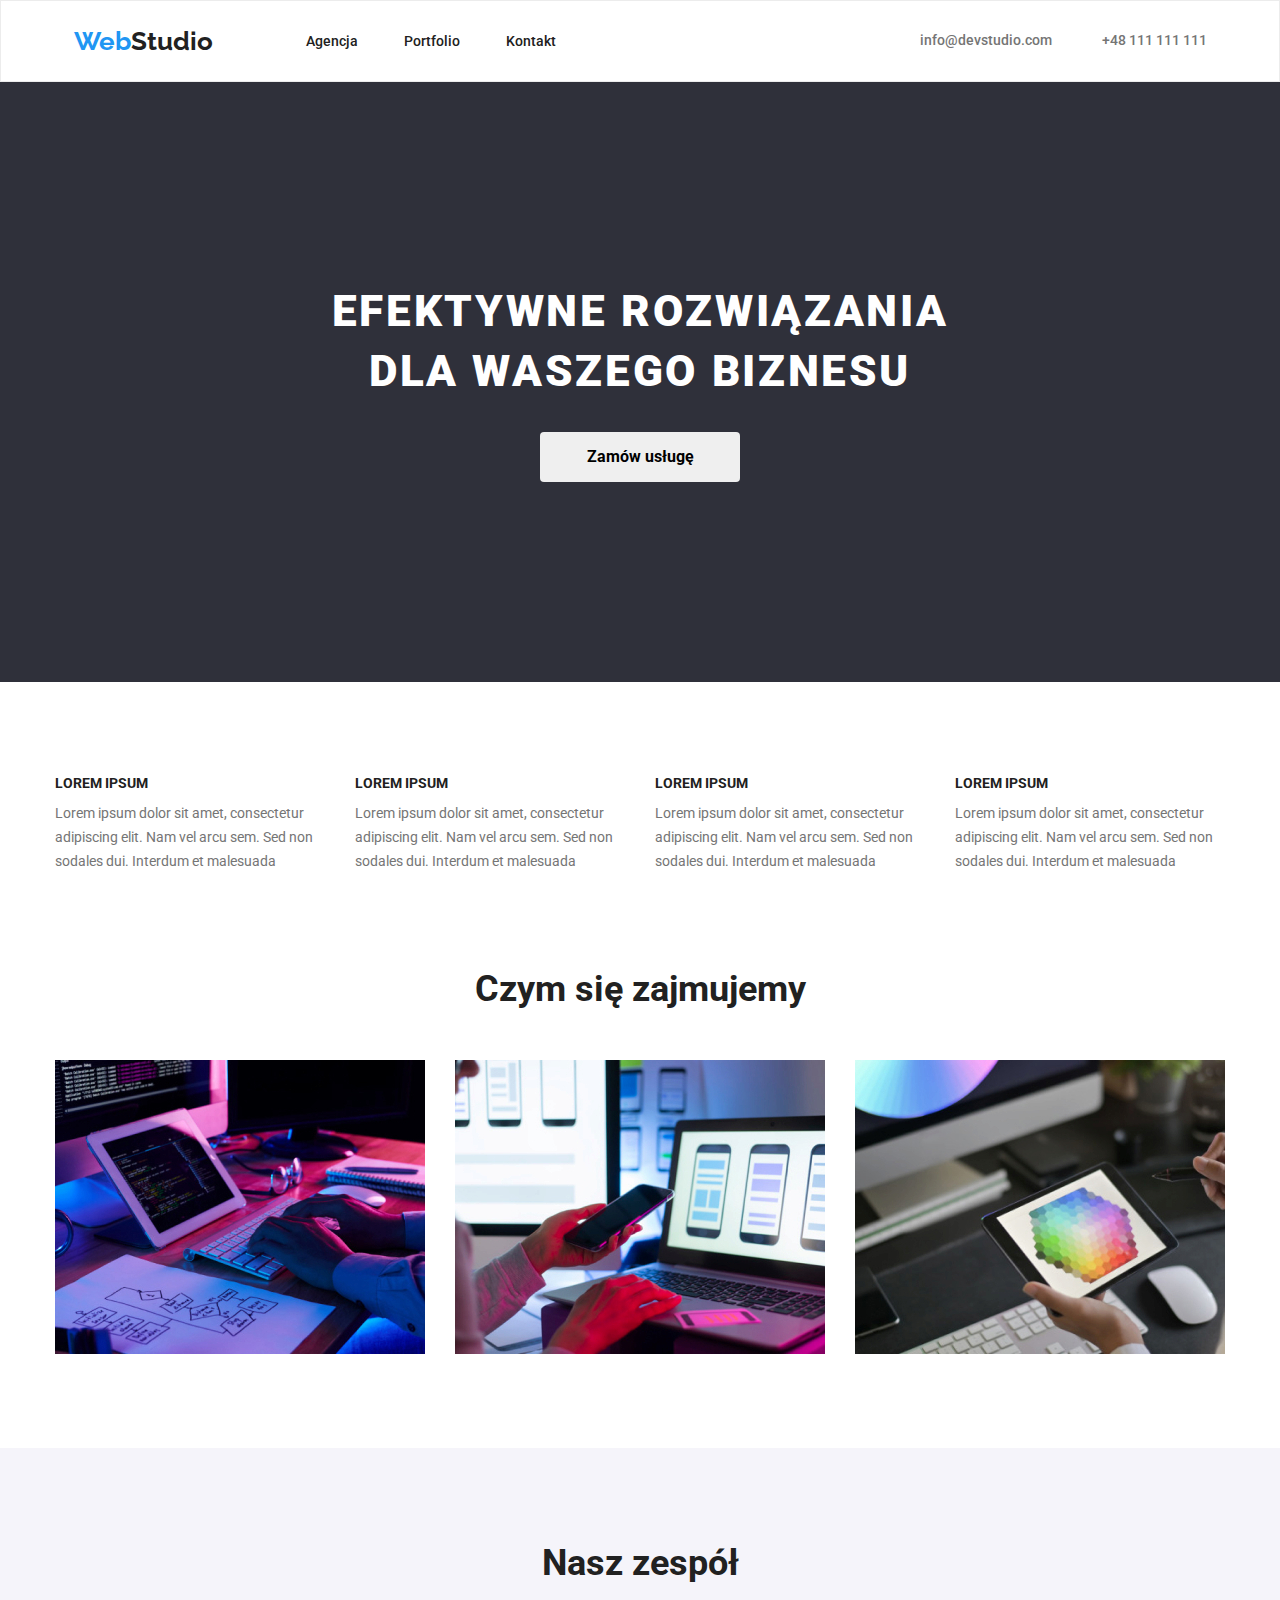
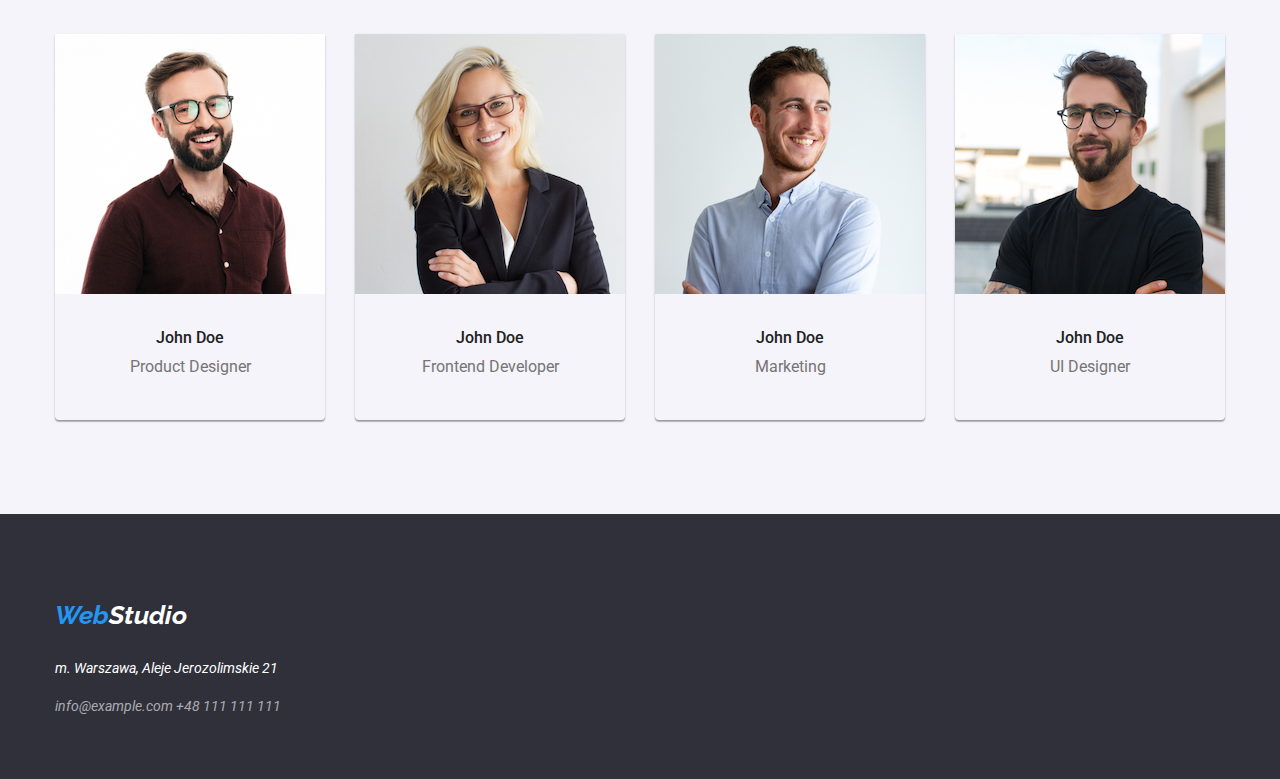
<file: index.html>
<!DOCTYPE html>
<html lang="en">
  <head>
    <meta charset="UTF-8" />
    <meta http-equiv="X-UA-Compatible" content="IE=edge" />
    <meta name="viewport" content="width=device-width, initial-scale=1.0" />
    <link rel="stylesheet" href="css/modern-normalize.css">
    <link rel="stylesheet" href="css/styles.css">
    <link rel="preconnect" href="https://fonts.googleapis.com">
    <link rel="preconnect" href="https://fonts.gstatic.com" crossorigin>
    <link href="https://fonts.googleapis.com/css2?family=Raleway:wght@700&family=Roboto:wght@400;500;700;900&display=swap" rel="stylesheet">
    <title>Main page</title>
  </head>
  <body class="body">
    <!--HEADER-->
    <header class="container container-navigation">
      <div class="menu">
          <nav class="navigation">
            <p class="web-studio"><span class="web">Web</span>Studio</p>
            <ul class="menu-nav">
              <li><a class="link" href="agencja.html">Agencja</a></li>
              <li><a class="link" href="portfolio.html">Portfolio</a></li>
              <li><a class="link" href="kontakt.html">Kontakt</a></li>
            </ul>
          </nav>
          <a class="link-nav link-nav-marg1" href="mailto:info@devstudio.com">info@devstudio.com</a>
          <a class="link-nav link-nav-marg2" href="tel:+48111111111">+48 111 111 111</a>
        </div>
      </header>
    <!--MAIN-->
    <main>
      <!--SEKCJA LOGO-->
      <section class="container logo">
        <!-- <div class="logo"> -->
          <h1 class="header1">EFEKTYWNE ROZWIĄZANIA DLA WASZEGO BIZNESU</h1>
          <button class="button" type="button">Zamów usługę</button>
        <!-- </div> -->
      </section>
      <!--SEKCJA NASZE ATUTY-->
      <section class="container">
        <div class="lorem-container">
            <div class="lorem-box">
              <p class="lorem-bold">LOREM IPSUM</p>
              <p class="lorem">
                Lorem ipsum dolor sit amet, consectetur adipiscing elit. Nam vel
                arcu sem. Sed non sodales dui. Interdum et malesuada
              </p>
            </div>
            <div class="lorem-box">
              <p class="lorem-bold">LOREM IPSUM</p>
              <p class="lorem">
                Lorem ipsum dolor sit amet, consectetur adipiscing elit. Nam vel
                arcu sem. Sed non sodales dui. Interdum et malesuada
              </p>
            </div>
            <div class="lorem-box">
              <p class="lorem-bold">LOREM IPSUM</p>
              <p class="lorem">
                Lorem ipsum dolor sit amet, consectetur adipiscing elit. Nam vel
                arcu sem. Sed non sodales dui. Interdum et malesuada
              </p>
            </div>
            <div class="lorem-box">
              <p class="lorem-bold">LOREM IPSUM</p>
              <p class="lorem">
                Lorem ipsum dolor sit amet, consectetur adipiscing elit. Nam vel
                arcu sem. Sed non sodales dui. Interdum et malesuada
              </p>
          </div>
        </div>
      </section>
      <!--SEKCJA CZYM SIĘ ZAJMUJEMY-->
      <section class="container">
        <div class="what-we-do">
          <h2 class="header2">Czym się zajmujemy</h2>
          <div class="what-we-do-container">
            <img class="what-we-do-picture"
              src="images/img1.jpg"
              alt="close up image programer working his desk office"
              width="370"
              height="294"
            />
            <img class="what-we-do-picture"
              src="images/img2.jpg"
              alt="web ui designers are developing application smartphones team creators is working interface mobile phones"
              width="370"
              height="294"
            />
            <img class="what-we-do-picture"
              src="images/img3.jpg"
              alt="creative artist web design with working colour selection graphic tablet"
              width="370"
              height="294"
            />
          </div>
        </div>
      </section>
      <!--SEKCJA NASZ ZESPÓŁ-->
      <section class="container">
        <div class="our-team">
            <h2 class="header2">Nasz zespół</h2>
            <div class="team">
                <figure class="team-card">
                  <img class="picture"
                    src="images/photo1.jpg"
                    alt="John Doe, Product Designer"
                    width="270"
                    height="260"
                  />
                  <figcaption>
                    <div class="person">
                      John Doe
                    </div>
                    <div class="person-role">
                      Product Designer
                    </div>
                  </figcaption>
                </figure>
                <figure class="team-card">
                  <img
                    src="images/photo2.jpg"
                    alt="John Doe, Frontend Developer"
                    width="270"
                    height="260"
                  />
                  <figcaption>
                    <div class="person">
                      John Doe
                    </div>
                    <div class="person-role">
                      Frontend Developer
                    </div>
                  </figcaption>
                </figure>
                <figure class="team-card">
                  <img
                    src="images/photo3.jpg"
                    alt="John Doe, Marketing"
                    width="270"
                    height="260"
                  />
                  <figcaption>
                    <div class="person">
                      John Doe
                    </div>
                    <div class="person-role">
                      Marketing
                    </div>
                  </figcaption>
                </figure>
                <figure class="team-card">
                  <img
                    src="images/photo4.jpg"
                    alt="John Doe, UI Designer"
                    width="270"
                    height="260"
                  />
                  <figcaption>
                    <div class="person">
                      John Doe
                    </div>
                    <div class="person-role">
                      UI Designer
                    </div>
                  </figcaption>
                </figure>
            </div>
        </div>
      </section>
    </main>
    <!--FOOTER-->
    <footer class="container">
      <div class="footer">
        <address>
          <p class="web-studio-footer"><span class="web">Web</span>Studio</p>
          <p class="adress">m. Warszawa, Aleje Jerozolimskie 21</p>
          <a class="footer-link" href="mailto:info@example.com">info@example.com</a>
          <a class="footer-link" href="tel:+48111111111">+48 111 111 111</a>
        </address>
      </div>
    </footer>
  </body>
</html>
</file>
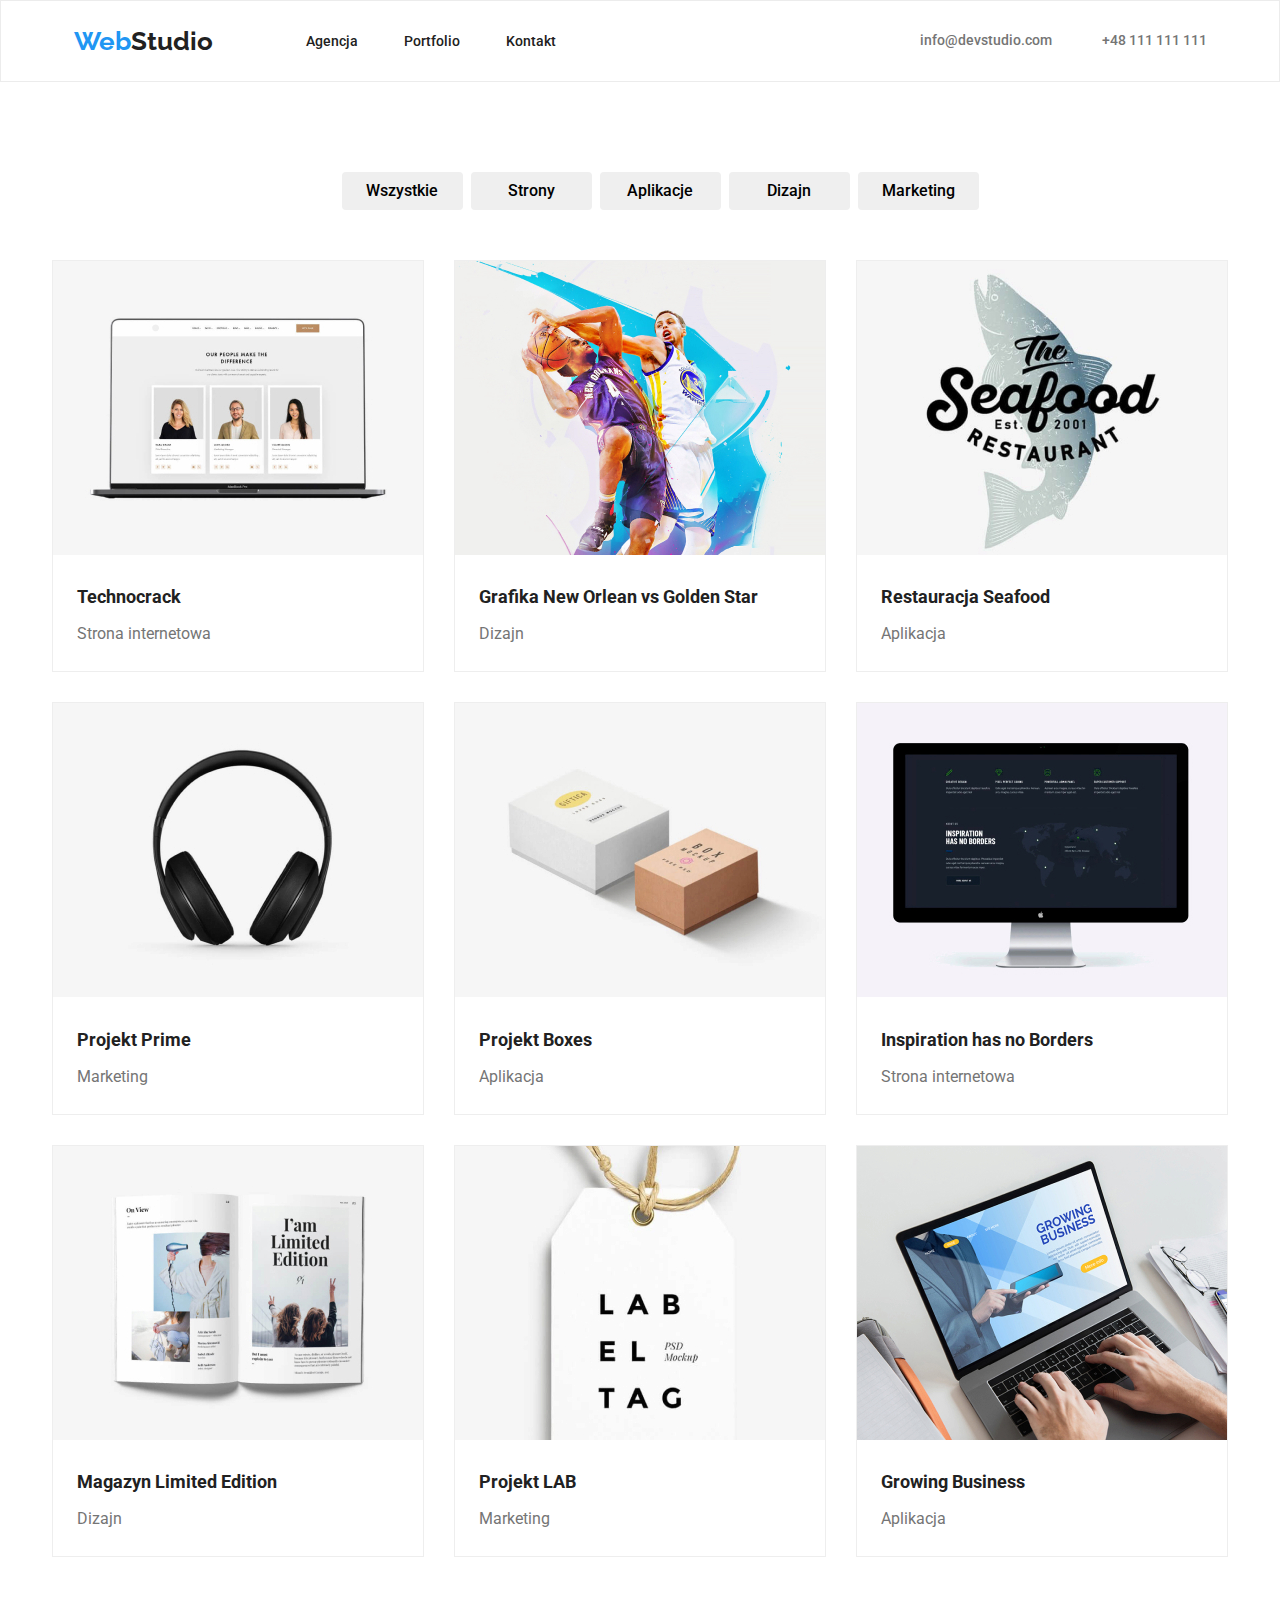
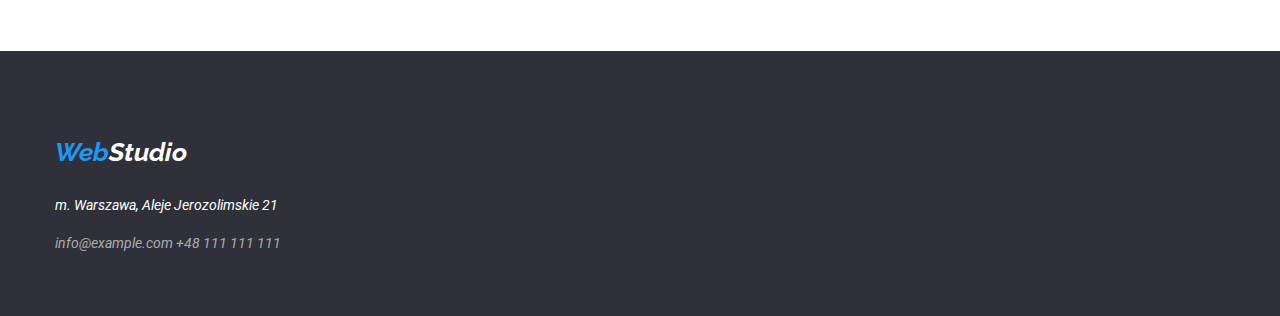
<file: portfolio.html>
<!DOCTYPE html>
<html lang="en">
<head>
    <meta charset="UTF-8">
    <meta http-equiv="X-UA-Compatible" content="IE=edge">
    <meta name="viewport" content="width=device-width, initial-scale=1.0">
    <link rel="stylesheet" href="css/modern-normalize.css">
    <link rel="stylesheet" href="css/styles.css">
    <link rel="preconnect" href="https://fonts.googleapis.com">
    <link rel="preconnect" href="https://fonts.gstatic.com" crossorigin>
    <link href="https://fonts.googleapis.com/css2?family=Raleway:wght@700&family=Roboto:wght@400;500;700;900&display=swap" rel="stylesheet">
    <title>Portfolio</title>
</head>
<body class="body">
    <!--HEADER-->
    <header class="container container-navigation">
      <div class="menu">
          <nav class="navigation">
            <p class="web-studio"><span class="web">Web</span>Studio</p>
            <ul class="menu-nav">
              <li><a class="link" href="agencja.html">Agencja</a></li>
              <li><a class="link" href="portfolio.html">Portfolio</a></li>
              <li><a class="link" href="kontakt.html">Kontakt</a></li>
            </ul>
          </nav>
          <a class="link-nav link-nav-marg1" href="mailto:info@devstudio.com">info@devstudio.com</a>
          <a class="link-nav link-nav-marg2" href="tel:+48111111111">+48 111 111 111</a>
        </div>
      </header>
    <!--MAIN-->
    <main class="container">
        <ul class="filters">
          <li><button class="button-portfolio" type="button">Wszystkie</button></li>
          <li><button class="button-portfolio" type="button">Strony</button></li>
          <li><button class="button-portfolio" type="button">Aplikacje</button></li>
          <li><button class="button-portfolio" type="button">Dizajn</button></li>
          <li><button class="button-portfolio" type="button">Marketing</button></li>
        </ul>
      <div class="portfolio-products">
          <figure class="portfolio-figure">
              <img
                src="images/portfolio1.jpg"
                alt="our people make the difference banner"
                width=370
                height=294>
              <figcaption class="portfolio-item">
                Technocrack <br>
                <span class="portfolio-item-description">Strona internetowa</span>
              </figcaption>
          </figure>
          <figure class="portfolio-figure">
              <img
                src="images/portfolio2.jpg"
                alt="volleyball banner"
                width=370
                height=294>
              <figcaption class="portfolio-item">
                Grafika New Orlean vs Golden Star <br>
                <span class="portfolio-item-description">Dizajn</span>
              </figcaption>
          </figure>
          <figure class="portfolio-figure">
              <img
                src="images/portfolio3.jpg"
                alt="the seafood restaurant banner"
                width=370
                height=294>
              <figcaption class="portfolio-item">
                Restauracja Seafood <br>
                <span class="portfolio-item-description">Aplikacja</span>
              </figcaption>
          </figure>
          <figure class="portfolio-figure">
              <img
                src="images/portfolio4.jpg"
                alt="earphones banner"
                width=370
                height=294>
              <figcaption class="portfolio-item">
                Projekt Prime <br>
                <span class="portfolio-item-description">Marketing</span>
              </figcaption>
          </figure>
          <figure class="portfolio-figure">
              <img
                src="images/portfolio5.jpg"
                alt="boxes banner"
                width=370
                height=294>
              <figcaption class="portfolio-item">
                Projekt Boxes <br>
                <span class="portfolio-item-description">Aplikacja</span>
              </figcaption>
          </figure>
          <figure class="portfolio-figure">
              <img
                src="images/portfolio6.jpg"
                alt="mac screen banner"
                width=370
                height=294>
              <figcaption class="portfolio-item">
                Inspiration has no Borders <br>
                <span class="portfolio-item-description">Strona internetowa</span>
              </figcaption>
          </figure>
          <figure class="portfolio-figure">
              <img
                src="images/portfolio7.jpg"
                alt="magazine banner"
                width=370
                height=294>
              <figcaption class="portfolio-item">
                Magazyn Limited Edition <br>
                <span class="portfolio-item-description">Dizajn</span>
              </figcaption>
          </figure>
          <figure class="portfolio-figure">
              <img
                src="images/portfolio8.jpg"
                alt="label tag banner"
                width=370
                height=294>
              <figcaption class="portfolio-item">
                Projekt LAB <br>
                <span class="portfolio-item-description">Marketing</span>
              </figcaption>
          </figure>
          <figure class="portfolio-figure">
              <img
                src="images/portfolio9.jpg"
                alt="netbook banner"
                width=370
                height=294>
              <figcaption class="portfolio-item">
                Growing Business <br>
                <span class="portfolio-item-description">Aplikacja</span>
              </figcaption>
          </figure>
      </div>
    </main>
    <!--FOOTER-->
    <footer class="container">
      <div class="footer">
        <address>
          <p class="web-studio-footer"><span class="web">Web</span>Studio</p>
          <p class="adress">m. Warszawa, Aleje Jerozolimskie 21</p>
          <a class="footer-link" href="mailto:info@example.com">info@example.com</a>
          <a class="footer-link" href="tel:+48111111111">+48 111 111 111</a>
        </address>
      </div>
    </footer>
</body>
</html>
</file>
<file: css/styles.css>
ul {
    list-style-type: none;
}

/*Deklaracja zmiennych*/
:root {
    --dark1: #212121;
    --dark2: #2F303A;
    --grey:  #757575;
    --blue: #2196F3;
    --white: #FFFFFF;
    --ourteamcolor: #F5F4FA;
    --white-opacity: rgba(255, 255, 255, 0.6);
}

.body {
    font-family: "Roboto", sans-serif;
    color: var(--dark1);
}

.container {
    width: 100%;
}

.container-navigation {
    border: 1px solid #ECECEC;
    box-sizing: border-box;
}

/*NAWIGACJA*/

.menu {
    height: 80px;
    display: flex;
    align-items: center;
    justify-content: center;
}

.navigation {
    display: flex;
}

.web-studio {
    font-family: "Raleway";
    font-weight: bold;
    font-size: 26px;
    margin: auto;
    margin-right: 70px;
}

.menu-nav {
    color: var(--dark1);
    list-style-type: none;
    display: flex;
    padding: 0px;
}

.link {
    font-size: 14px;
    font-weight: 500;
    line-height: 1.14;
    color: var(--dark1);
    text-decoration: none;
    margin: 0px 23px 0px 23px;
}

.link:hover {
    color: var(--blue);
}

.link:focus {
    color: var(--blue);
}

.link-nav {
    font-size: 14px;
    font-weight: 500;
    line-height: 1.14;
    color: var(--grey);
    text-decoration: none;
}

.link-nav-marg1 {
    margin: 0px 25px 0px 341px;
}

.link-nav-marg2 {
    margin: 0px 0px 0px 25px;
}

.link-nav:hover {
    color: var(--blue);
}

.link-nav:focus {
    color: var(--blue);
}

.web {
    color: var(--blue);
    line-height: 1.19;
}

/*SEKCJA 1 - INDEX*/

.logo {
    background-color: var(--dark2);
    text-align: center;
    margin: auto;
    padding-top: 200px;
    padding-bottom: 200px;
    height: 200px;
}

.header1 {
    color: var(--white);
    font-size: 44px;
    font-weight: 900;
    letter-spacing: 0.06em;
    margin: 0px auto 30px auto;
    line-height: 1.36;
    width: 696px;
}

.button {
    width: 200px;
    height: 50px;
    font-size: 16px;
    text-align: center;
    line-height: 1.87;
    font-weight: bold;
    cursor: pointer;
    border: none;
    border-radius: 4px;
    padding: 0px; 
}

.button:active {
    color: var(--white);
    background-color: var(--blue);
}

.button:hover {
    color: var(--white);
    background-color: var(--blue);
}

/*PORFOLIO*/

.filters {
    display: flex;
    justify-content: center;
    margin: 90px auto 50px auto;
}

.button-portfolio {
    height: 38px;
    width: 121px;
    left: 510px;
    top: 174px;
    font-size: 16px;
    font-weight: 500;
    line-height: 1.63;
    border-radius: 4px;
    cursor: pointer;
    border: none;
    margin: 0px 4px 0px 4px;
    padding: 0px;    
}

.button-portfolio:active {
    color: var(--white);
    background-color: var(--blue);  
}

.button-portfolio:hover {
    color: var(--white);
    background-color: var(--blue);  
}

.portfolio-products {
    display: flex;
    flex-flow: wrap;
    justify-content: center;
    margin: 0px auto 64px auto;
}

.portfolio-figure   {
    margin: 0px 15px 30px 15px;
    border: 1px solid #EEEEEE;
}

.portfolio-item {
    font-size: 18px;
    font-weight: bold;
    line-height: 2;
    color: var(--dark1);
    margin: 20px 0px 20px 24px;
}

.portfolio-item-description {
    font-size: 16px;
    font-weight: normal;
    line-height: 1.87;
    color: var(--grey);
}

/*2 SEKCJA - INDEX*/

.lorem-container {
    display: flex;
    justify-content: center;
}

.lorem-box {
    width: 300px;
}

.lorem-bold {
    font-size: 14px;
    font-weight: bold;
    line-height: 1.14;
    margin: 94px 15px 10px 15px;
    box-sizing: content-box;
}

.lorem {
    font-size: 14px;
    color: var(--grey);
    line-height: 1.71;
    margin: 0px 15px 94px 15px;
    box-sizing: content-box;
}

/*SEKCJA 3 - INDEX*/

.what-we-do {
    margin: 0px auto 94px auto;
}

.header2 {
    color: var(--dark1);
    font-weight: bold;
    font-size: 36px;
    text-align: center;
    line-height: 1.17;
    margin: 0px 0px 50px 0px;
}

.what-we-do-container {
    display: flex;
    justify-content: center;
}

.what-we-do-picture {
    margin: 0px 15px 0px 15px;
}

/*SEKCJA 4 - INDEX*/

.our-team {
    background-color: var(--ourteamcolor);
    padding: 94px 0px 94px 0px;
}

.team {
    display: flex;
    justify-content: center;
}

.team-card {
    width: 270px;
    height: 386px;
    margin: 0px 15px 0px 15px;
    box-shadow: 0px 1px 3px rgba(0, 0, 0, 0.12), 0px 1px 1px rgba(0, 0, 0, 0.14), 0px 2px 1px rgba(0, 0, 0, 0.2);
    border-radius: 0px 0px 4px 4px;
}

.person {
    font-weight: 500;
    line-height: 1.19;
    text-align: center;
    padding: 30px 0px 10px 0px;;
}

.person-role {
    font-weight: normal;
    color: var(--grey);
    line-height: 1.19;
    text-align: center;
}

/*STOPKA*/

.footer {
    color: var(--white);
    background-color: var(--dark2);
    font-size: 14px;
    padding-top: 60px;
    padding-bottom: 60px;
    padding-left: calc((100% - 1170px) / 2);
}

.web-studio-footer {
    color: var(--white);
    font-family: "Raleway";
    font-size: 26px;
    font-weight: bold;
    line-height: 1.19;
}

.adress {
    line-height: 1.71;
}

.footer-link {
    color: var(--white);
    text-decoration: none;
    line-height: 1.71;
    color: var(--white-opacity);
}

.footer-link:hover {
    color: var(--blue);
}

.footer-link:focus {
    color: var(--blue);
}
</file>
